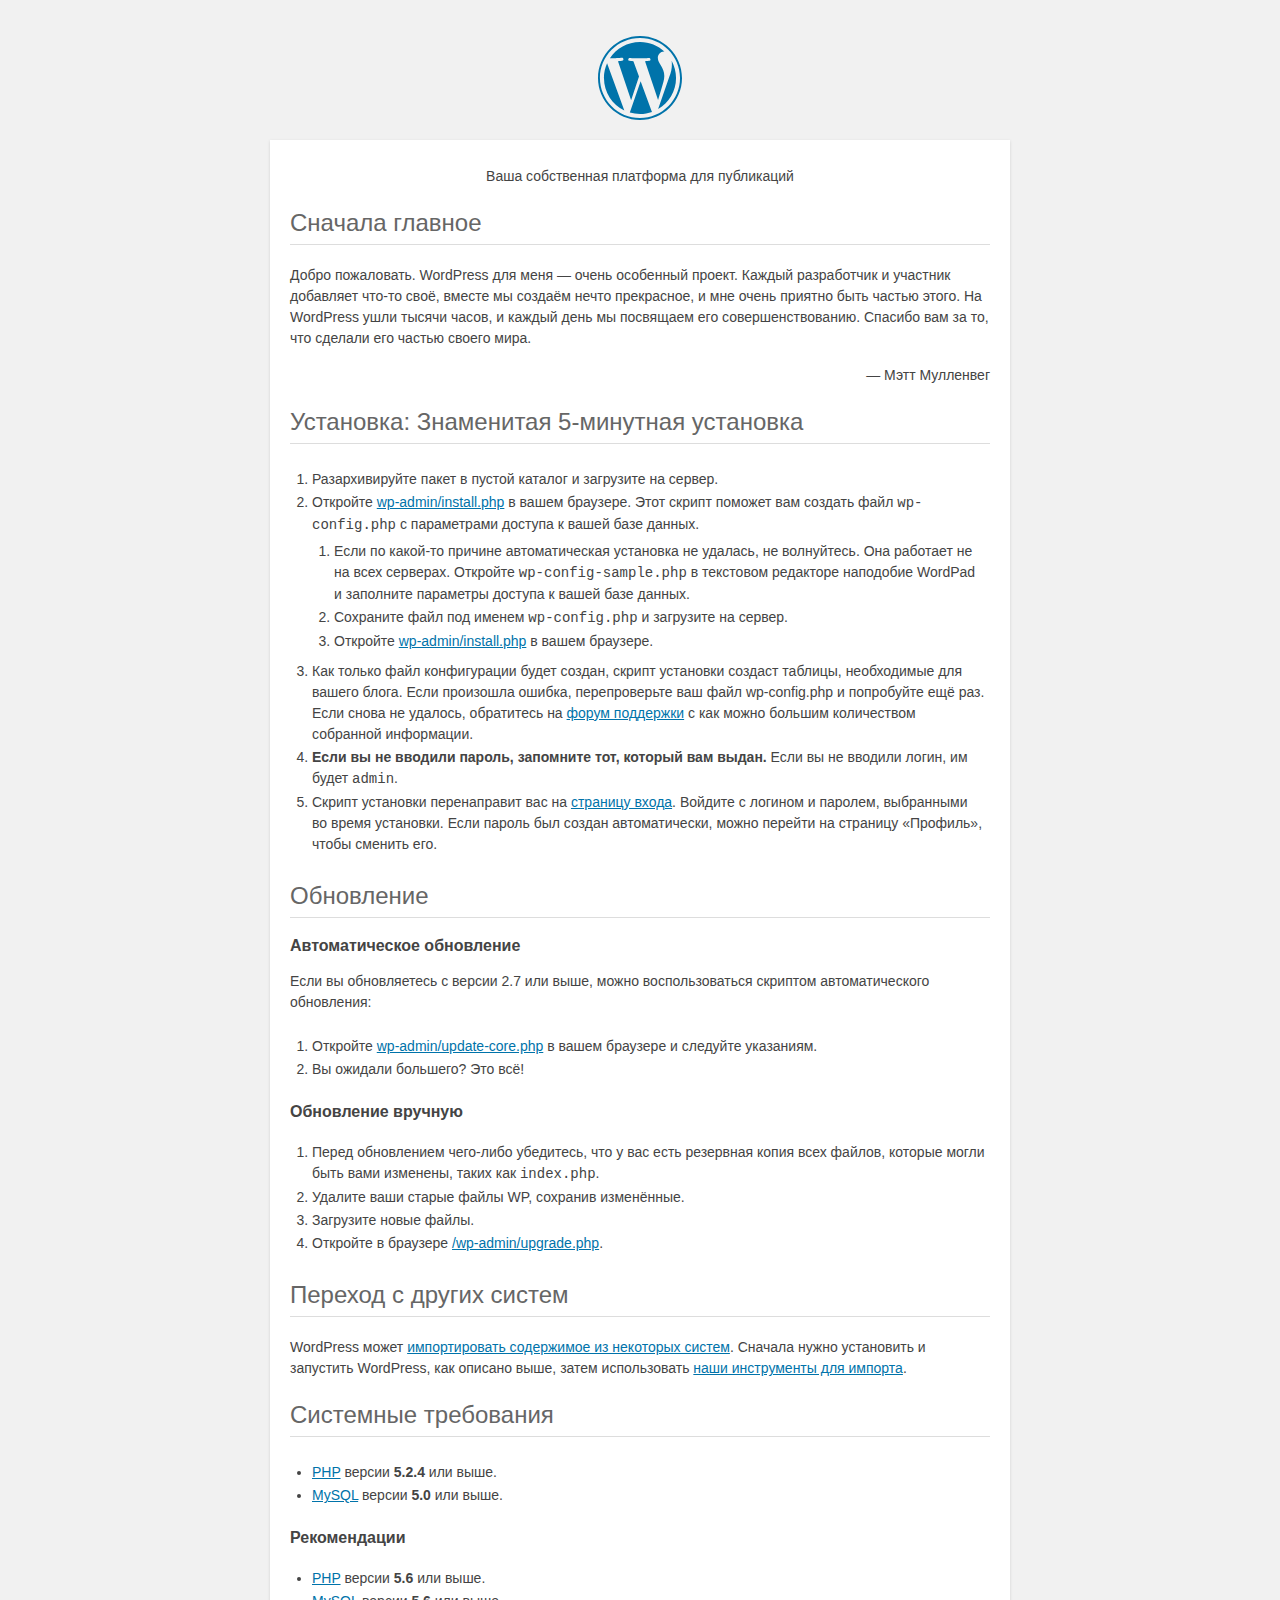
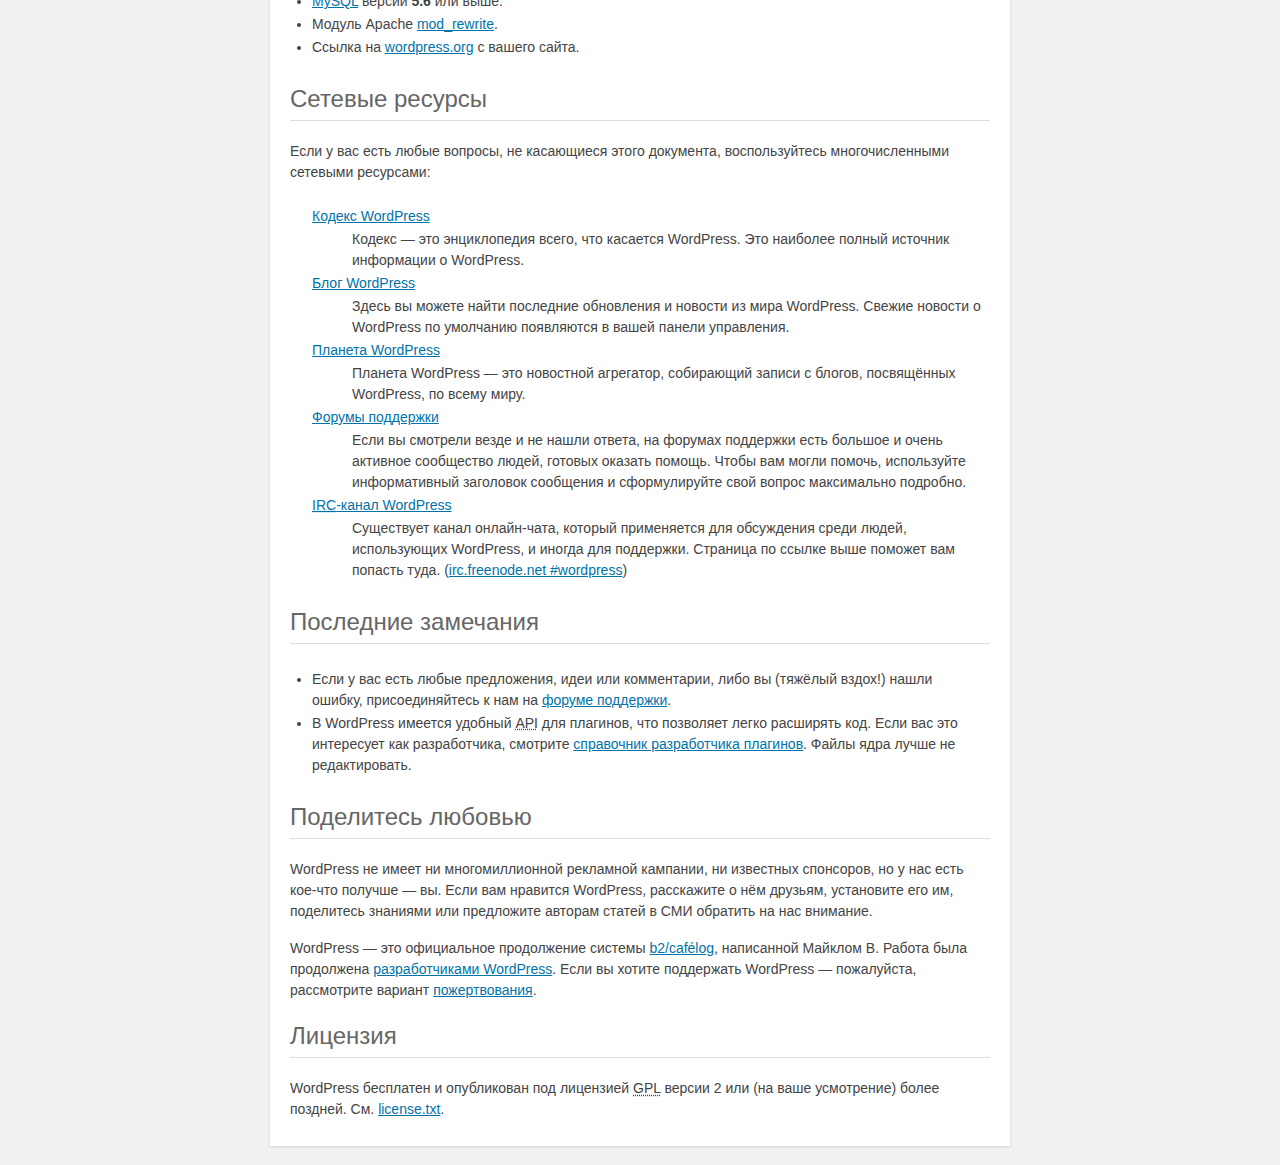
<file: readme.html>
<!DOCTYPE html PUBLIC "-//W3C//DTD XHTML 1.0 Strict//EN" "http://www.w3.org/TR/xhtml1/DTD/xhtml1-strict.dtd">
<html xmlns="http://www.w3.org/1999/xhtml">
<head>
	<meta name="viewport" content="width=device-width" />
	<meta http-equiv="Content-Type" content="text/html; charset=utf-8" />
	<title>WordPress &#8250; ReadMe</title>
	<link rel="stylesheet" href="wp-admin/css/install.css?ver=20100228" type="text/css" />
</head>
<body>
<h1 id="logo">
	<a href="https://wordpress.org/"><img alt="WordPress" src="wp-admin/images/wordpress-logo.png" /></a>
</h1>
<p style="text-align: center">Ваша собственная платформа для публикаций</p>

<h2>Сначала главное</h2>
<p>Добро пожаловать. WordPress для меня &#8212; очень особенный проект. Каждый разработчик и участник добавляет что-то своё, вместе мы создаём нечто прекрасное, и мне очень приятно быть частью этого. На WordPress ушли тысячи часов, и каждый день мы посвящаем его совершенствованию. Спасибо вам за то, что сделали его частью своего мира.</p>
<p style="text-align: right">&#8212; Мэтт Мулленвег</p>

<h2>Установка: Знаменитая 5-минутная установка</h2>
<ol>
	<li>Разархивируйте пакет в пустой каталог и загрузите на сервер.</li>
	<li>Откройте <span class="file"><a href="wp-admin/install.php">wp-admin/install.php</a></span> в вашем браузере. Этот скрипт поможет вам создать файл <code>wp-config.php</code> с параметрами доступа к вашей базе данных.
		<ol>
			<li>Если по какой-то причине автоматическая установка не удалась, не волнуйтесь. Она работает не на всех серверах. Откройте <code>wp-config-sample.php</code> в текстовом редакторе наподобие WordPad и заполните параметры доступа к вашей базе данных.</li>
			<li>Сохраните файл под именем <code>wp-config.php</code> и загрузите на сервер.</li>
			<li>Откройте <span class="file"><a href="wp-admin/install.php">wp-admin/install.php</a></span> в вашем браузере.</li>
		</ol>
	</li>
	<li>Как только файл конфигурации будет создан, скрипт установки создаст таблицы, необходимые для вашего блога. Если произошла ошибка, перепроверьте ваш файл <span class="file">wp-config.php</span> и попробуйте ещё раз. Если снова не удалось, обратитесь на <a href="https://ru.forums.wordpress.org/">форум поддержки</a> с как можно большим количеством собранной информации.</li>
	<li><strong>Если вы не вводили пароль, запомните тот, который вам выдан.</strong> Если вы не вводили логин, им будет <code>admin</code>.</li>
	<li> Скрипт установки перенаправит вас на <a href="wp-login.php">страницу входа</a>. Войдите с логином и паролем, выбранными во время установки. Если пароль был создан автоматически, можно перейти на страницу &laquo;Профиль&raquo;, чтобы сменить его.</li>
</ol>

<h2>Обновление</h2>
<h3>Автоматическое обновление</h3>
<p>Если вы обновляетесь с версии 2.7 или выше, можно воспользоваться скриптом автоматического обновления:</p>
<ol>
	<li>Откройте <span class="file"><a href="wp-admin/update-core.php">wp-admin/update-core.php</a></span> в вашем браузере и следуйте указаниям.</li>
	<li>Вы ожидали большего? Это всё!</li>
</ol>

<h3>Обновление вручную</h3>
<ol>
	<li>Перед обновлением чего-либо убедитесь, что у вас есть резервная копия всех файлов, которые могли быть вами изменены, таких как <code>index.php</code>.</li>
	<li>Удалите ваши старые файлы WP, сохранив изменённые.</li>
	<li>Загрузите новые файлы.</li>
	<li>Откройте в браузере <span class="file"><a href="wp-admin/upgrade.php">/wp-admin/upgrade.php</a>.</span></li>
</ol>

<h2>Переход с других систем</h2>
<p>WordPress может <a href="https://codex.wordpress.org/Importing_Content">импортировать содержимое из некоторых систем</a>. Сначала нужно установить и запустить WordPress, как описано выше, затем использовать <a href="wp-admin/import.php" title="Импорт в WordPress">наши инструменты для импорта</a>.</p>

<h2>Системные требования</h2>
<ul>
	<li><a href="https://secure.php.net/">PHP</a> версии <strong>5.2.4</strong> или выше.</li>
	<li><a href="https://www.mysql.com/">MySQL</a> версии <strong>5.0</strong> или выше.</li>
</ul>

<h3>Рекомендации</h3>
<ul>
	<li><a href="https://secure.php.net/">PHP</a> версии <strong>5.6</strong> или выше.</li>
	<li><a href="https://www.mysql.com/">MySQL</a> версии <strong>5.6</strong> или выше.</li>
	<li>Модуль Apache <a href="https://httpd.apache.org/docs/2.2/mod/mod_rewrite.html">mod_rewrite</a>.</li>
	<li>Ссылка на <a href="https://wordpress.org/">wordpress.org</a> c вашего сайта.</li>
</ul>

<h2>Сетевые ресурсы</h2>
<p>Если у вас есть любые вопросы, не касающиеся этого документа, воспользуйтесь многочисленными сетевыми ресурсами:</p>
<dl>
	<dt><a href="https://codex.wordpress.org/Заглавная_страница">Кодекс WordPress</a></dt>
		<dd>Кодекс &#8212; это энциклопедия всего, что касается WordPress. Это наиболее полный источник информации о WordPress.</dd>
	<dt><a href="https://wordpress.org/news/">Блог WordPress</a></dt>
		<dd>Здесь вы можете найти последние обновления и новости из мира WordPress. Свежие новости о WordPress по умолчанию появляются в вашей панели управления.</dd>
	<dt><a href="https://planet.wordpress.org/">Планета WordPress </a></dt>
		<dd>Планета WordPress &#8212; это новостной агрегатор, собирающий записи с блогов, посвящённых WordPress, по всему миру.</dd>
	<dt><a href="https://ru.forums.wordpress.org/">Форумы поддержки</a></dt>
		<dd>Если вы смотрели везде и не нашли ответа, на форумах поддержки есть большое и очень активное сообщество людей, готовых оказать помощь. Чтобы вам могли помочь, используйте информативный заголовок сообщения и сформулируйте свой вопрос максимально подробно.</dd>
	<dt><a href="https://codex.wordpress.org/IRC"><abbr title="Internet Relay Chat">IRC</abbr>-канал WordPress</a></dt>
		<dd>Существует канал онлайн-чата, который применяется для обсуждения среди людей, использующих WordPress, и иногда для поддержки. Страница по ссылке выше поможет вам попасть туда. (<a href="irc://irc.freenode.net/wordpress">irc.freenode.net #wordpress</a>)</dd>
</dl>

<h2>Последние замечания</h2>
<ul>
	<li>Если у вас есть любые предложения, идеи или комментарии, либо вы (тяжёлый вздох!) нашли ошибку, присоединяйтесь к нам на <a href="https://ru.forums.wordpress.org/">форуме поддержки</a>.</li>
	<li>В WordPress имеется удобный <abbr title="application programming interface">API</abbr> для плагинов, что позволяет легко расширять код. Если вас это интересует как разработчика, смотрите <a href="https://developer.wordpress.org/plugins/">справочник разработчика плагинов</a>. Файлы ядра лучше не редактировать.</li>
</ul>

<h2>Поделитесь любовью</h2>
<p>WordPress не имеет ни многомиллионной рекламной кампании, ни известных спонсоров, но у нас есть кое-что получше &#8212; вы. Если вам нравится WordPress, расскажите о нём друзьям, установите его им, поделитесь знаниями или предложите авторам статей в СМИ обратить на нас внимание.</p>

<p>WordPress &#8212; это официальное продолжение системы <a href="http://cafelog.com/">b2/caf&#233;log</a>, написанной Майклом В. Работа была продолжена <a href="https://wordpress.org/about/">разработчиками WordPress</a>. Если вы хотите поддержать WordPress &#8212; пожалуйста, рассмотрите вариант <a href="https://wordpress.org/donate/" title="Пожертвования для WordPress">пожертвования</a>.</p>

<h2>Лицензия</h2>
<p>WordPress бесплатен и опубликован под лицензией <abbr title="GNU General Public License">GPL</abbr> версии 2 или (на ваше усмотрение) более поздней. См. <a href="license.txt">license.txt</a>.</p>

</body>
</html>
</file>
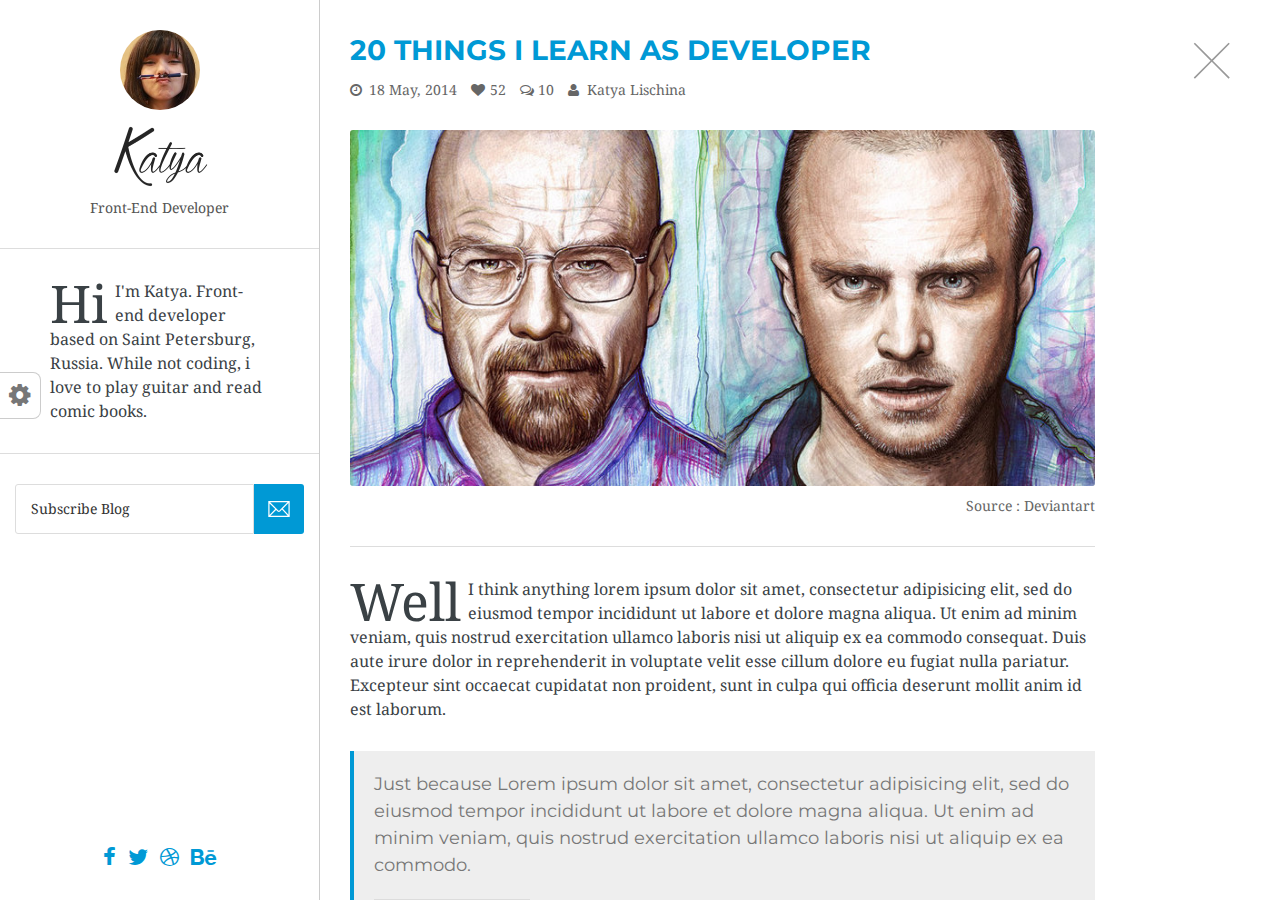
<file: wp-content/themes/portfolio/assets/blog-post.html>
<!DOCTYPE html>
<html>
<head>
	<title>Katya - Blog Post</title>
	<meta charset="utf-8">
    <meta name="description" content="Responsive Creative CV Template">
    <meta name="author" content="balapa">
    <meta name="viewport" content="width=device-width, initial-scale=1">

	<!-- Colors -->
	<link rel="stylesheet" href="css/colors/blue.css" title="blue">
	<link rel="alternate stylesheet" href="css/colors/green.css" title="green">
    <link rel="alternate stylesheet" href="css/colors/purple.css" title="purple">
    <link rel="alternate stylesheet" href="css/colors/gold.css" title="gold">
    <link rel="alternate stylesheet" href="css/colors/red.css" title="red">
    <link rel="alternate stylesheet" href="css/colors/pink.css" title="pink">

    <!-- CSS Files -->
    <link rel="stylesheet" href="css/preloader.css">
	<link rel="stylesheet" href="css/style.css">
	<link rel="stylesheet" href="css/bootstrap.css">
	<link rel="stylesheet" href="css/animate.css">
	<link rel="stylesheet" href="css/font-awesome.css">
	<link rel="stylesheet" href="css/switcher.css">

	<!-- Google Font link -->
	<link href='http://fonts.googleapis.com/css?family=Droid+Serif:400,700' rel='stylesheet' type='text/css'>
	<link href='http://fonts.googleapis.com/css?family=Montserrat:400,700' rel='stylesheet' type='text/css'>

	<!-- Favicon -->
    <link rel="icon" type="image/png" href="img/katya-favicon.png">	
</head>
<body>

	<!-- begin .preloader -->
    <div class="preloader">
    	<div class="spinner"></div>
    </div>
    <div class="preloader-left"></div>
    <div class="preloader-right"></div>
    <!-- end preloader -->

	<!-- begin #main-container -->
	<div id="main-container">
		<!-- begin #profile -->
		<div id="profile" class="profile-blog">
			<div id="top-profile" class="expand add-expand">
				<h1>Profile</h1>
				<div class="icon icon-left fa fa-user"></div>
			</div>
				<a href="#top-profile" class="close-icon expand-profile"></a>
				<div class="summary">
					<img class="big-image" src="img/profile-picture.jpg" alt="Profile Picture">
					<a href="index-2.html">
						<img class="logo" src="img/katya-logo.png" alt="Katya Logo">
					</a>
					<div class="occupation">Front-End Developer, Web Designer, Illustrator</div>
				</div>
				<p class="hi">
					<span class="dropcap">Hi</span>
					<span class="detail">
						I'm Katya. Front-end developer based on Saint Petersburg, Russia.
						While not coding, i love to play guitar and read comic books.
					</span>
				</p>
				<div class="button">
					<form id="subscribe" role="form" class="row" action="http://balapa.us8.list-manage.com/subscribe/post-json?u=074a5f521f440ccfa7bacb4e3&amp;id=9b0f7328d6&amp;c=?" method="POST">
						<input type="email" name="EMAIL" placeholder="Subscribe Blog">
						<input class="subcribe-submit" type="submit" value="">
					</form>
					<div class="subscribe-notification"></div>
				</div>
				<div class="social-container">
					<ul class="social">
						<li><a href="#" class="fa fa-facebook"></a></li>
						<li><a href="#" class="fa fa-twitter"></a></li>
						<li><a href="#" class="fa fa-dribbble"></a></li>
						<li><a href="#" class="fa fa-behance"></a></li>
					</ul>
				</div>
		</div>
		<!-- end #profile -->

		<!-- begin #blog-post -->
		<div id="blog-post">
			<div class="main-content">
				<a href="index-2.html" class="close-icon expand"></a>
				<div class="row">
					<div class="col-md-10">
						<h1 class="title">20 things i learn as developer</h1>
						<div class="blog-details">
							<span class="fa fa-clock-o"></span>
							<span class="detail">18 May, 2014</span>
							<span class="fa fa-heart"></span>
							<span class="detail">52</span>
							<span class="fa fa-comments-o"></span>
							<span class="detail">10</span>
							<span class="fa fa-user"></span>
							<span class="detail">Katya Lischina</span>
						</div>
						<img class="blog-img" src="img/blog/blog-post.jpg" alt="Blog Image">
						<div class="blog-source">
							<div>Source : Deviantart</div>
						</div>
						<div class="blog-content">
							<div class="dropcap">Well</div>
							<div class="detail">
								I think anything lorem ipsum dolor sit amet, consectetur adipisicing elit, sed do eiusmod
								tempor incididunt ut labore et dolore magna aliqua. Ut enim ad minim veniam,
								quis nostrud exercitation ullamco laboris nisi ut aliquip ex ea commodo
								consequat. Duis aute irure dolor in reprehenderit in voluptate velit esse
								cillum dolore eu fugiat nulla pariatur. Excepteur sint occaecat cupidatat non
								proident, sunt in culpa qui officia deserunt mollit anim id est laborum.
							</div>
						</div>
						<div class="quotes">
							Just because Lorem ipsum dolor sit amet, consectetur adipisicing elit, sed do eiusmod
							tempor incididunt ut labore et dolore magna aliqua. Ut enim ad minim veniam,
							quis nostrud exercitation ullamco laboris nisi ut aliquip ex ea commodo.
							<div class="quoter-container">
								<div class="quoter">Quoter Name</div>
							</div>
						</div>
						<div class="blog-content">
							<div class="detail">
								Based on my research at lorem ipsum dolor sit amet, consectetur adipisicing elit, sed do eiusmod
								tempor incididunt ut labore et dolore magna aliqua. Ut enim ad minim veniam,
								quis nostrud exercitation ullamco laboris nisi ut aliquip ex ea commodo
								consequat.
							</div>
						</div>
						<div class="interaction">
							<div class="like"><span class="fa fa-heart"> </span> Like</div>
							<div class="comment">Comment</div>
						</div>
						<div class="reader-comments">
							<div class="comment-container">
								<img src="img/reader-picture.jpg" alt="Reader Picture">
								<div class="comment-content">
									<h2 class="reader-name">Mad Minami</h2>
									<div class="detail">
										Woah! this articla is pretty lorem ipsum dolor sit amet, consectetur adipisicing elit, sed do eiusmod
										tempor incididunt ut labore et dolore magna aliqua.
									</div>
									<div class="comment-interaction">
										<span>2 hours ago</span>
										<span class="reply">Reply</span>
									</div>
								</div>
							</div>
							<div class="comment-container level-two">
								<img src="img/reader-picture.jpg" alt="Reader Picture">
								<div class="comment-content">
									<h2 class="reader-name">Mad Minami</h2>
									<div class="detail">
										Yeah, i sure that whay you said lorem ipsum dolor sit amet, consectetur adipisicing elit, sed do eiusmod.
									</div>
									<div class="comment-interaction">
										<span>10 hours ago</span>
										<span class="reply">Reply</span>
									</div>
								</div>
							</div>
						</div>
						<form id="comment-form" action="#" method="POST">
							<input type="text" name="name" placeholder="Your Name">
							<textarea name="comment" placeholder="Your Comment"></textarea>
							<input type="submit" value="Comment">
						</form>
					</div>
				</div>
			</div>
		</div>
		<!-- end #blog-post -->

	</div>
	<!-- end #main-container -->

	<!-- begin #switcher -->
    <div id="switcher">
      <div id="gear" class="fa fa-gear"></div>
      <div class="container-setting">
        <p class="setting">Setting</p>
        <p class="switcher-title">Color Scheme</p>
        <div class="container-color-list">
            <ul class="color-list">
                <li rel="blue" class="styleswitch blue"></li>
                <li rel="green" class="styleswitch green"></li>
                <li rel="purple" class="styleswitch purple"></li>
            </ul>
            <ul class="color-list">
                <li rel="gold" class="styleswitch gold"></li>
                <li rel="red" class="styleswitch red"></li>
                <li rel="pink" class="styleswitch pink"></li>
            </ul>
        </div>
        <!--
        <p class="title">Background Type</p>
        <ul class="layout-list">
            <li><a href="../slideshow">Slideshow</a></li>
            <li><a href="../youtube">Youtube</a></li>
            <li><a href="../gradient">Gradient</a></li>
            <li><a href="../pattern">Pattern</a></li>
            <li><a href="../particle">Particle</a></li>
        </ul>
      	-->
      </div>
    </div>
    <!-- end #switcher -->

	<!-- JavaScript Files -->
	<script src="js/jquery.min.js"></script>
	<script src="js/prefixfree.min.js"></script>
	<script src="js/switcher.js"></script>
	<script src="js/vendor/jquery.validate.min.js"></script>
	<script src="js/vendor/fastclick.js"></script> 
	<script src="js/vendor/morphext.min.js"></script>
	<script src="js/smoothScrolls.js"></script>
	<script src="js/blog-post.js"></script>
</body>
</html>
</file>
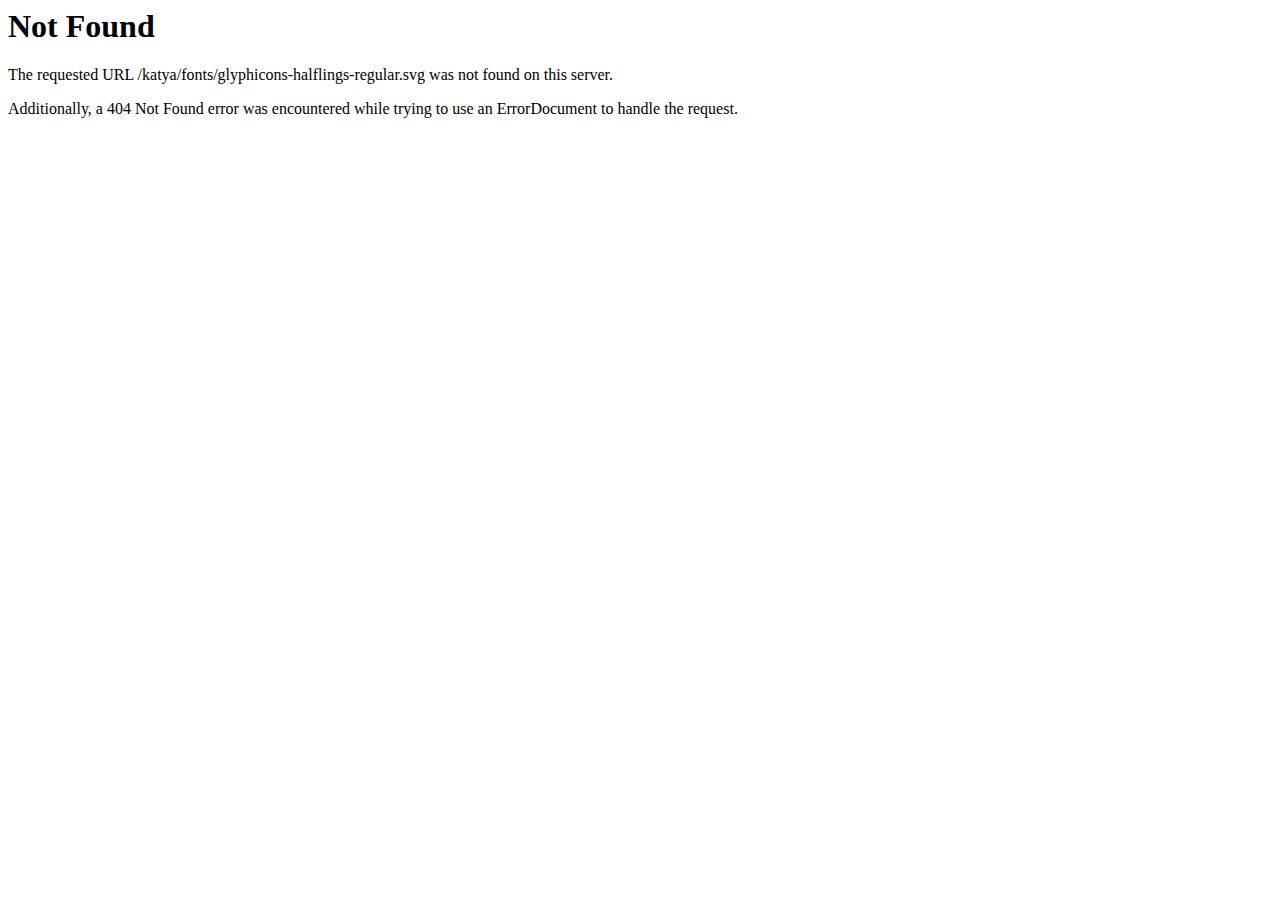
<file: wp-content/themes/portfolio/assets/fonts/glyphicons-halflings-regular.html>
<!DOCTYPE HTML PUBLIC "-//IETF//DTD HTML 2.0//EN">
<html><head>
<title>404 Not Found</title>
</head><body>
<h1>Not Found</h1>
<p>The requested URL /katya/fonts/glyphicons-halflings-regular.svg was not found on this server.</p>
<p>Additionally, a 404 Not Found
error was encountered while trying to use an ErrorDocument to handle the request.</p>
</body></html>
</file>
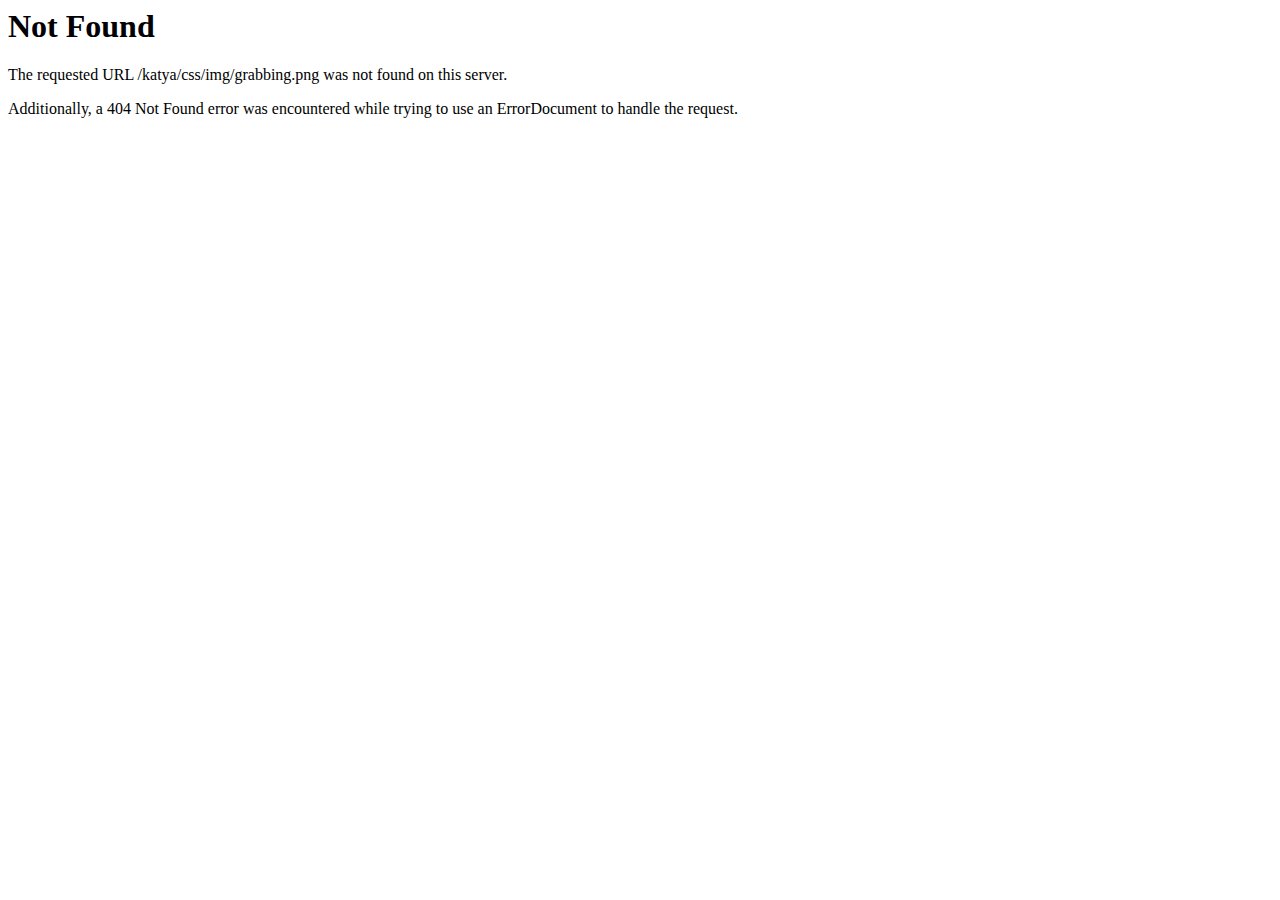
<file: wp-content/themes/portfolio/assets/css/img/grabbing.html>
<!DOCTYPE HTML PUBLIC "-//IETF//DTD HTML 2.0//EN">
<html><head>
<title>404 Not Found</title>
</head><body>
<h1>Not Found</h1>
<p>The requested URL /katya/css/img/grabbing.png was not found on this server.</p>
<p>Additionally, a 404 Not Found
error was encountered while trying to use an ErrorDocument to handle the request.</p>
</body></html>
</file>
<file: wp-admin/css/install.css>
html {
	background: #f1f1f1;
	margin: 0 20px;
}

body {
	background: #fff;
	color: #444;
	font-family: -apple-system, BlinkMacSystemFont, "Segoe UI", Roboto, Oxygen-Sans, Ubuntu, Cantarell, "Helvetica Neue", sans-serif;
	margin: 140px auto 25px;
	padding: 20px 20px 10px 20px;
	max-width: 700px;
	-webkit-font-smoothing: subpixel-antialiased;
	box-shadow: 0 1px 3px rgba(0,0,0,0.13);
}

a {
	color: #0073aa;
}

a:hover,
a:active {
	color: #00a0d2;
}

a:focus {
	color: #124964;
	box-shadow:
		0 0 0 1px #5b9dd9,
		0 0 2px 1px rgba(30, 140, 190, .8);
}

.ie8 a:focus {
	outline: #5b9dd9 solid 1px;
}

h1, h2 {
	border-bottom: 1px solid #ddd;
	clear: both;
	color: #666;
	font-size: 24px;
	padding: 0;
	padding-bottom: 7px;
	font-weight: 400;
}

h3 {
	font-size: 16px;
}

p, li, dd, dt {
	padding-bottom: 2px;
	font-size: 14px;
	line-height: 1.5;
}

code, .code {
	font-family: Consolas, Monaco, monospace;
}

ul, ol, dl {
	padding: 5px 5px 5px 22px;
}

a img {
	border:0
}
abbr {
	border: 0;
	font-variant: normal;
}

fieldset {
	border: 0;
	padding: 0;
	margin: 0;
}

label {
	cursor: pointer;
}

#logo {
	margin: 6px 0 14px 0;
	padding: 0 0 7px 0;
	border-bottom: none;
	text-align:center
}
#logo a {
	background-image: url(../images/w-logo-blue.png?ver=20131202);
	background-image: none, url(../images/wordpress-logo.svg?ver=20131107);
	background-size: 84px;
	background-position: center top;
	background-repeat: no-repeat;
	color: #444; /* same as login.css */
	height: 84px;
	font-size: 20px;
	font-weight: 400;
	line-height: 1.3em;
	margin: -130px auto 25px;
	padding: 0;
	text-decoration: none;
	width: 84px;
	text-indent: -9999px;
	outline: none;
	overflow: hidden;
	display: block;
}

#logo a:focus {
	box-shadow: none;
}

.step {
	margin: 20px 0 15px;
}
.step, th {
	text-align: left;
	padding: 0;
}
.language-chooser.wp-core-ui .step .button.button-large {
	height: 36px;
	font-size: 14px;
	line-height: 33px;
	vertical-align: middle;
}
textarea {
	border: 1px solid #ddd;
	font-family: -apple-system, BlinkMacSystemFont, "Segoe UI", Roboto, Oxygen-Sans, Ubuntu, Cantarell, "Helvetica Neue", sans-serif;
	width: 100%;
	box-sizing: border-box;
}

.form-table {
	border-collapse: collapse;
	margin-top: 1em;
	width: 100%;
}

.form-table td {
	margin-bottom: 9px;
	padding: 10px 20px 10px 0;
	font-size: 14px;
	vertical-align: top
}

.form-table th {
	font-size: 14px;
	text-align: left;
	padding: 10px 20px 10px 0;
	width: 140px;
	vertical-align: top;
}

.form-table code {
	line-height: 18px;
	font-size: 14px;
}

.form-table p {
	margin: 4px 0 0 0;
	font-size: 11px;
}

.form-table input {
	line-height: 20px;
	font-size: 15px;
	padding: 3px 5px;
	border: 1px solid #ddd;
	box-shadow: inset 0 1px 2px rgba(0,0,0,0.07);
}

input,
submit {
	font-family: -apple-system, BlinkMacSystemFont, "Segoe UI", Roboto, Oxygen-Sans, Ubuntu, Cantarell, "Helvetica Neue", sans-serif;
}

.form-table input[type=text],
.form-table input[type=email],
.form-table input[type=url],
.form-table input[type=password] {
	width: 206px;
}

.form-table th p {
	font-weight: 400;
}

.form-table.install-success th,
.form-table.install-success td {
	vertical-align: middle;
	padding: 16px 20px 16px 0;
}

.form-table.install-success td p {
	margin: 0;
	font-size: 14px;
}

.form-table.install-success td code {
	margin: 0;
	font-size: 18px;
}

#error-page {
	margin-top: 50px;
}

#error-page p {
	font-size: 14px;
	line-height: 18px;
	margin: 25px 0 20px;
}

#error-page code, .code {
	font-family: Consolas, Monaco, monospace;
}

.wp-hide-pw > .dashicons {
	line-height: inherit;
}

#pass-strength-result {
	background-color: #eee;
	border: 1px solid #ddd;
	color: #23282d;
	margin: -2px 5px 5px 0px;
	padding: 3px 5px;
	text-align: center;
	width: 218px;
	box-sizing: border-box;
	opacity: 0;
}

#pass-strength-result.short {
	background-color: #f1adad;
	border-color: #e35b5b;
	opacity: 1;
}

#pass-strength-result.bad {
	background-color: #fbc5a9;
	border-color: #f78b53;
	opacity: 1;
}

#pass-strength-result.good {
	background-color: #ffe399;
	border-color: #ffc733;
	opacity: 1;
}

#pass-strength-result.strong {
	background-color: #c1e1b9;
	border-color: #83c373;
	opacity: 1;
}

#pass1.short, #pass1-text.short {
	border-color: #e35b5b;
}

#pass1.bad, #pass1-text.bad {
	border-color: #f78b53;
}

#pass1.good, #pass1-text.good {
	border-color: #ffc733;
}

#pass1.strong, #pass1-text.strong {
	border-color: #83c373;
}

.pw-weak {
	display: none;
}

.message {
	border-left: 4px solid #dc3232;
	padding: .7em .6em;
	background-color: #fbeaea;
}

/* rtl:ignore */
#dbname,
#uname,
#pwd,
#dbhost,
#prefix,
#user_login,
#admin_email,
#pass1,
#pass2 {
	direction: ltr;
}

#pass1-text,
.show-password #pass1 {
	display: none;
}

.show-password #pass1-text
{
	display: inline-block;
}

.form-table span.description.important {
	font-size: 12px;
}


/* localization */
body.rtl,
.rtl textarea,
.rtl input,
.rtl submit {
	font-family: Tahoma, sans-serif;
}

:lang(he-il) body.rtl,
:lang(he-il) .rtl textarea,
:lang(he-il) .rtl input,
:lang(he-il) .rtl submit {
	font-family: Arial, sans-serif;
}

@media only screen and (max-width: 799px) {
	body {
		margin-top: 115px;
	}
	#logo a {
		margin: -125px auto 30px;
	}
}

@media screen and ( max-width: 782px ) {

	.form-table {
		margin-top: 0;
	}

	.form-table th,
	.form-table td {
		display: block;
		width: auto;
		vertical-align: middle;
	}

	.form-table th {
		padding: 20px 0 0;
	}

	.form-table td {
		padding: 5px 0;
		border: 0;
		margin: 0;
	}

	textarea,
	input {
		font-size: 16px;
	}

	.form-table td input[type="text"],
	.form-table td input[type="email"],
	.form-table td input[type="url"],
	.form-table td input[type="password"],
	.form-table td select,
	.form-table td textarea,
	.form-table span.description {
		width: 100%;
		font-size: 16px;
		line-height: 1.5;
		padding: 7px 10px;
		display: block;
		max-width: none;
		box-sizing: border-box;
	}

}

body.language-chooser {
	max-width: 300px;
}

.language-chooser select {
	padding: 8px;
	width: 100%;
	display: block;
	border: 1px solid #ddd;
	background-color: #fff;
	color: #32373c;
	font-size: 16px;
	font-family: Arial, sans-serif;
	font-weight: 400;
}

.language-chooser p {
	text-align: right;
}

.screen-reader-input,
.screen-reader-text {
	border: 0;
	clip: rect(1px, 1px, 1px, 1px);
	-webkit-clip-path: inset(50%);
	clip-path: inset(50%);
	height: 1px;
	margin: -1px;
	overflow: hidden;
	padding: 0;
	position: absolute;
	width: 1px;
	word-wrap: normal !important;
}

.spinner {
	background: url(../images/spinner.gif) no-repeat;
	background-size: 20px 20px;
	visibility: hidden;
	opacity: 0.7;
	filter: alpha(opacity=70);
	width: 20px;
	height: 20px;
	margin: 2px 5px 0;
}

.step .spinner {
	display: inline-block;
	vertical-align: middle;
	margin-right: 15px;
}

.button.hide-if-no-js,
.hide-if-no-js {
	display: none;
}

/**
 * HiDPI Displays
 */
@media print,
  (-webkit-min-device-pixel-ratio: 1.25),
  (min-resolution: 120dpi) {

	.spinner {
		background-image: url(../images/spinner-2x.gif);
	}

}
</file>
<file: wp-content/themes/portfolio/assets/css/colors/blue.css>
#features,
.download:hover,
.briefcase,
.skill-bar,
#filter li a.active,
.owl-theme .owl-controls .owl-page.active span,
.owl-theme .owl-controls.clickable .owl-page:hover span,
#contact input[type="submit"]:hover,
#comment-form input[type="submit"]:hover,
#cd-zoom-in, 
#cd-zoom-out,
#cd-google-map address,
.spinner,
.btn:hover {
	background: #0099d5;
}

.title,
.social li a,
.job-title span,
.list .icon,
.interact a,
.subscribe-notification,
.rating {
	color: #0099d5;
}

.download:hover,
#contact input[type="text"]:focus,
#contact input[type="email"]:focus,
#contact textarea:focus,
#subscribe input[type="email"]:focus,
#comment-form input[type="text"]:focus,
#comment-form textarea:focus {
	border-color: #0099d5;
}

.words:before {
	border-bottom: 12px solid #0099d5;
}

#subscribe input[type="submit"],
.words,
.sending {
	background-color: #0099d5 !important;
}

.path {
	stroke: #0099d5 !important;
}

.quotes {
	border-left: 4px solid #0099d5;
}

.like-it,
.reply {
	color: #0099d5 !important;
}
</file>
<file: wp-content/themes/portfolio/assets/css/colors/green.css>
#features,
.download:hover,
.briefcase,
.skill-bar,
#filter li a.active,
.owl-theme .owl-controls .owl-page.active span,
.owl-theme .owl-controls.clickable .owl-page:hover span,
#contact input[type="submit"]:hover,
#comment-form input[type="submit"]:hover,
#cd-zoom-in, 
#cd-zoom-out,
#cd-google-map address,
.spinner,
.btn:hover {
	background: #3ac162;
}

.title,
.social li a,
.job-title span,
.list .icon,
.interact a,
.subscribe-notification,
.rating {
	color: #3ac162;
}

.download:hover,
#contact input[type="text"]:focus,
#contact input[type="email"]:focus,
#contact textarea:focus,
#subscribe input[type="email"]:focus,
#comment-form input[type="text"]:focus,
#comment-form textarea:focus {
	border-color: #3ac162;
}

.words:before {
	border-bottom: 12px solid #3ac162;
}

#subscribe input[type="submit"],
.words,
.sending {
	background-color: #3ac162 !important;
}

.path {
	stroke: #3ac162 !important;
}

.quotes {
	border-left: 4px solid #3ac162;
}

.like-it,
.reply {
	color: #3ac162 !important;
}
</file>
<file: wp-content/themes/portfolio/assets/css/colors/purple.css>
#features,
.download:hover,
.briefcase,
.skill-bar,
#filter li a.active,
.owl-theme .owl-controls .owl-page.active span,
.owl-theme .owl-controls.clickable .owl-page:hover span,
#contact input[type="submit"]:hover,
#comment-form input[type="submit"]:hover,
#cd-zoom-in, 
#cd-zoom-out,
#cd-google-map address,
.spinner,
.btn:hover {
	background: #a479e2;
}

.title,
.social li a,
.job-title span,
.list .icon,
.interact a,
.subscribe-notification,
.rating {
	color: #a479e2;
}

.download:hover,
#contact input[type="text"]:focus,
#contact input[type="email"]:focus,
#contact textarea:focus,
#subscribe input[type="email"]:focus,
#comment-form input[type="text"]:focus,
#comment-form textarea:focus {
	border-color: #a479e2;
}

.words:before {
	border-bottom: 12px solid #a479e2;
}

#subscribe input[type="submit"],
.words,
.sending {
	background-color: #a479e2 !important;
}

.path {
	stroke: #a479e2 !important;
}

.quotes {
	border-left: 4px solid #a479e2;
}

.like-it,
.reply {
	color: #a479e2 !important;
}
</file>
<file: wp-content/themes/portfolio/assets/css/colors/gold.css>
#features,
.download:hover,
.briefcase,
.skill-bar,
#filter li a.active,
.owl-theme .owl-controls .owl-page.active span,
.owl-theme .owl-controls.clickable .owl-page:hover span,
#contact input[type="submit"]:hover,
#comment-form input[type="submit"]:hover,
#cd-zoom-in, 
#cd-zoom-out,
#cd-google-map address,
.spinner,
.btn:hover {
	background: #e9b330;
}

.title,
.social li a,
.job-title span,
.list .icon,
.interact a,
.subscribe-notification,
.rating {
	color: #e9b330;
}

.download:hover,
#contact input[type="text"]:focus,
#contact input[type="email"]:focus,
#contact textarea:focus,
#subscribe input[type="email"]:focus,
#comment-form input[type="text"]:focus,
#comment-form textarea:focus {
	border-color: #e9b330;
}

.words:before {
	border-bottom: 12px solid #e9b330;
}

#subscribe input[type="submit"],
.words,
.sending {
	background-color: #e9b330 !important;
}

.path {
	stroke: #e9b330 !important;
}

.quotes {
	border-left: 4px solid #e9b330;
}

.like-it,
.reply {
	color: #e9b330 !important;
}
</file>
<file: wp-content/themes/portfolio/assets/css/colors/red.css>
#features,
.download:hover,
.briefcase,
.skill-bar,
#filter li a.active,
.owl-theme .owl-controls .owl-page.active span,
.owl-theme .owl-controls.clickable .owl-page:hover span,
#contact input[type="submit"]:hover,
#comment-form input[type="submit"]:hover,
#cd-zoom-in, 
#cd-zoom-out,
#cd-google-map address,
.spinner,
.btn:hover {
	background: #e74c3c;
}

.title,
.social li a,
.job-title span,
.list .icon,
.interact a,
.subscribe-notification,
.rating {
	color: #e74c3c;
}

.download:hover,
#contact input[type="text"]:focus,
#contact input[type="email"]:focus,
#contact textarea:focus,
#subscribe input[type="email"]:focus,
#comment-form input[type="text"]:focus,
#comment-form textarea:focus {
	border-color: #e74c3c;
}

.words:before {
	border-bottom: 12px solid #e74c3c;
}

#subscribe input[type="submit"],
.words,
.sending {
	background-color: #e74c3c !important;
}

.path {
	stroke: #e74c3c !important;
}

.quotes {
	border-left: 4px solid #e74c3c;
}

.like-it,
.reply {
	color: #e74c3c !important;
}
</file>
<file: wp-content/themes/portfolio/assets/css/colors/pink.css>
#features,
.download:hover,
.briefcase,
.skill-bar,
#filter li a.active,
.owl-theme .owl-controls .owl-page.active span,
.owl-theme .owl-controls.clickable .owl-page:hover span,
#contact input[type="submit"]:hover,
#comment-form input[type="submit"]:hover,
#cd-zoom-in, 
#cd-zoom-out,
#cd-google-map address,
.spinner,
.btn:hover {
	background: #ea4c89;
}

.title,
.social li a,
.job-title span,
.list .icon,
.interact a,
.subscribe-notification,
.rating {
	color: #ea4c89;
}

.download:hover,
#contact input[type="text"]:focus,
#contact input[type="email"]:focus,
#contact textarea:focus,
#subscribe input[type="email"]:focus,
#comment-form input[type="text"]:focus,
#comment-form textarea:focus {
	border-color: #ea4c89;
}

.words:before {
	border-bottom: 12px solid #ea4c89;
}

#subscribe input[type="submit"],
.words,
.sending {
	background-color: #ea4c89 !important;
}

.path {
	stroke: #ea4c89 !important;
}

.quotes {
	border-left: 4px solid #ea4c89;
}

.like-it,
.reply {
	color: #ea4c89 !important;
}
</file>
<file: wp-content/themes/portfolio/assets/css/preloader.css>
.spinner {
  width: 60px;
  height: 60px;
  border-radius: 3px;
  position: absolute;
  display: inline-block;
  top: 50%;
  left: 50%;
  margin-top: -30px;
  margin-left: -30px;
  -webkit-animation: rotateplane 1.2s infinite ease-in-out;
  animation: rotateplane 1.2s infinite ease-in-out;
}

@-webkit-keyframes rotateplane {
  0% { -webkit-transform: perspective(120px) }
  50% { -webkit-transform: perspective(120px) rotateY(180deg) }
  100% { -webkit-transform: perspective(120px) rotateY(180deg)  rotateX(180deg) }
}

@keyframes rotateplane {
  0% { 
    transform: perspective(120px) rotateX(0deg) rotateY(0deg);
    -webkit-transform: perspective(120px) rotateX(0deg) rotateY(0deg) 
  } 50% { 
    transform: perspective(120px) rotateX(-180.1deg) rotateY(0deg);
    -webkit-transform: perspective(120px) rotateX(-180.1deg) rotateY(0deg) 
  } 100% { 
    transform: perspective(120px) rotateX(-180deg) rotateY(-179.9deg);
    -webkit-transform: perspective(120px) rotateX(-180deg) rotateY(-179.9deg);
  }
}
</file>
<file: wp-content/themes/portfolio/assets/css/style.css>
/*  ==========================================================

[Table of contents]

1. 	basic setting
2.	#main-container
3.	#profile
4.	#features
5.	#resume
6.	#blog
7.	#portfolio
8.	#contact
9.	#blog-post
10.	#portfolio-case
11.	custom
12.	responsive

==========================================================	*/

/*  ----------------------------------------------------------

[1. Basic Setting]
----------------------------------------------------------  */

* {
	margin: 0;
	padding: 0;
}

body {
	position: absolute;
	top: 0;
	left: 0;
	right: 0;
	bottom: 0;
	overflow-y: hidden;
}

.preloader {
	position: fixed;
	left: 0;
	top: 0;
	right: 0;
	bottom: 0;
	width: 100%;
	height: 100%;
	z-index: 9999;
	background: white;
}

.preloader svg {
	position: absolute;
	top: 50%;
	left: 50%;
	margin-top: -32.5px;
	margin-left: -32.5px;
}

.preloader-left {
	position: fixed;
	width: 50%;
	height: 100%;
	background: white;
	z-index: 999;
	transition: .7s .3s transform ease-in-out;
}

.slide-left {
	transform: translate3d(-100%, 0, 0);
	will-change: transform;
}

.preloader-right {
	position: fixed;
	width: 50%;
	right: 0;
	height: 100%;
	background: white;
	z-index: 999;
	transition: .7s .3s transform ease-in-out;
}

.slide-right {
	transform: translate3d(100%, 0, 0);
	will-change: transform;
}

/*  ----------------------------------------------------------
[2. #main-container]
----------------------------------------------------------  */

#main-container {
	width: 100%;
	height: 100%;
}

#main-container > div {
	transition: .3s all ease;
	overflow-y: auto;
}

/*  ----------------------------------------------------------
[3. #profile]
----------------------------------------------------------  */

#profile {
	width: 25%;
	background: white;
	border-right: 1px solid #ccc;
	position: relative;
}

#profile .expand {
	display: none;
}

#profile .summary {
	padding: 30px 0;
	border-bottom: 1px solid #ddd;
}

#profile .big-image {
	width: 80px;
	border-radius: 50%;
	display: block;
	margin: 0 auto 15px;
}

#profile .small-image {
	width: 40px;
	border-radius: 50%;
}

.logo {
	width: 100px;
	display: block;
	margin: 0 auto 10px;
	opacity: .85;
}

.occupation {
	text-align: center;
	font-family: 'Droid Serif', serif;
	color: #555;
}

.morphext > span {
	display: none;
}

.morphext > .animated {
    display: inline-block;
}

.hi {
	padding: 30px 50px;
	border-bottom: 1px solid #ddd;
	font-family: 'Droid Serif', serif;
	color: #3A4145;
	font-size: 1.6rem;
	line-height: 1.5em;
}

.hi .dropcap {
	font-size: 5.2rem;
	float: left;
	line-height: 4.8rem;
	padding-right: 7px;
}

.button {
	margin: 30px;
	text-align: center;
}

.download {
	padding: 15px 25px;
	display: inline-block;
	color: #bbb;
	font-family: 'Montserrat', serif;
	border: 1px solid #bbb;
	transition: .2s all ease;
	border-radius: 3px;
}

.download:hover {
	text-decoration: none;
	color: white;
}

.social-container {
	text-align: center;
	width: 100%;
}

.social {
	list-style: none;
	display: inline-block;
}

.social li {
	display: inline-block;
}

.social li a {
	font-size: 22px;
	margin: 0 4px;
}

.social li a:hover {
	text-decoration: none;
}

/*  ----------------------------------------------------------
[4. #features]
----------------------------------------------------------  */

#portfolio.absolute {
	height: 400% !important;
}

#features > div {
	height: 100%;
	transition: .3s all ease;
	overflow-y: hidden;
	overflow-x: hidden;
	cursor: pointer;
	position: relative;
	box-sizing: border-box;
	width: 32%;
	will-change: width;
}

#features .expand {
	position: absolute;
	top: 0;
	bottom: 0;
	right: 0;
	z-index: 99;
	overflow-y: hidden;
}

#features .add-expand {
	left: 0;
}

.expand h1 {
	font-family: 'Montserrat', serif;
	text-transform: uppercase;
	color: white;
	margin-top: 50px;
	text-align: center;
	overflow-x: hidden;
}

.expand .detail {
	font-family: 'Droid Serif', serif;
	text-align: center;
	color: white;
	position: relative;
	top: -5px;
	opacity: 0;
	transition: .3s all ease;
	overflow-x: hidden;
}

.expand:hover .detail {
	top: 0;
	opacity: 1;
}

.expand .icon {
	position: absolute;
	bottom: 50px;
	font-size: 50px;
	margin-left: -25px;
	color: rgba(255,255,255,.5);
	transition: .2s color ease;
}

.expand:hover .icon {
	color: rgba(255,255,255,1);
}

.main-content {
	opacity: 0;
	position: relative;
	left: -50px;
	transition: .3s 0s all ease;
}

.full .main-content {
	opacity: 1;
	left: 0;
	transition: .3s .3s all ease;
}

.title {
	font-family: 'Montserrat', serif;
	position: relative;
	text-transform: uppercase;
	margin-bottom: 30px;
}

.close-icon {
	display: none;
	position: fixed !important;
	cursor: pointer;
	transition: .2s all ease;
	height: 60px;
	width: 60px;
	right: 38px !important;
	top: 30px !important;
	background: url("../img/close.svg") no-repeat rgba(255,255,255,.5);
	opacity: .4;
	z-index: 999;
}

.close-icon:hover {
	opacity: .6;
}

.full .close-icon,
.full-blog .close-icon,
.full-portfolio .close-icon,
#profile .full-height .close-icon {
	display: block !important;
}

/*  ----------------------------------------------------------
[5. #resume]
----------------------------------------------------------  */

#resume {
	background: rgba(255,255,255,.1);
}

#timeline {
	width: 100%;
	position: relative;
	margin-bottom: 40px;
}

#timeline:before {
	content: "";
	height: 100%;
	width: 3px;
	background: #dfdfdf;
	position: absolute;
	left: 23px;
	top: 0;
	bottom: 0;
	z-index: 98;
}

#timeline > div {
	margin-bottom: 35px;
}

#timeline > div:last-child {
	margin-bottom: 0 !important;
}

#resume .col-md-6 > .title {
	margin-bottom: 20px !important;
}

.briefcase {
	font-size: 20px;
	text-align: center;
	width: 50px;
	padding: 15px 0;
	color: white;
	border-radius: 50%;
	z-index: 99;
	position: relative;
	float: left;
}

.job {
	padding-left: 70px;
}

.job-title {
	font-family: 'Montserrat', serif;
	font-size: 18px;
	color: #3A4145;
	text-transform: uppercase;
}

.job-title span {
	font-family: 'Montserrat', Georgia, serif !important;
	font-size: 16px !important;
	text-transform: capitalize !important;
}

.year {
	font-family: 'Montserrat', serif;
	color: #999;
	font-size: 14px;
	margin-top: 5px;
	display: block;
}

.job-detail {
	margin-top: 25px;
	padding: 15px 20px;
	border-radius: 3px;
	background: #eaeaea;
	color: #666;
	font-family: 'Droid Serif', Georgia, serif !important;
	line-height: 1.6em;
	position: relative;
}

.job-detail:before {
	content: "";
	position: absolute;
	top: 0;
	left: 20px;
	border-left: 8px solid transparent;
	border-right: 8px solid transparent;
	border-bottom: 12px solid #eaeaea;
	transform: translateY(-100%);
}

#skills {
	margin-bottom: 40px;
	padding-bottom: 30px;
	border-bottom: 1px solid #ddd;
}

#skills h2,
#testimonials h2,
#contact h2 {
	margin-bottom: 20px !important;
}

.skill-item {
	margin-bottom: 15px;
}

.skill-title {
	font-family: 'Montserrat', serif;
	color: #bbb;
	font-size: 16px;
	margin-bottom: 5px;
}

.skill-bar-bg {
	width: 100%;
	height: 16px;
	background: #dfdfdf;
	border-radius: 3px;
}

.skill-bar {
	height: inherit;
	border-top-left-radius: 3px;
	border-bottom-left-radius: 3px;
}

.testi-item {
	margin-bottom: 25px;
}

.testi-profile {
	height: 50px;
}

.testi-profile img {
	width: 50px;
	border-radius: 50%;
	float: left;
}

.testi-profile .detail {
	height: inherit;
	padding-left: 65px;
}

.testi-profile .detail h3 {
	color: #3A4145;
	font-family: 'Montserrat', serif;
	margin-bottom: 3px;
}

.testi-profile .detail h4 {
	color: #bbb;
	font-family: 'Droid Serif', serif;
}

.words {
	margin-top: 30px;
	padding: 15px 20px;
	border-radius: 3px;
	color: white;
	font-family: 'Droid Serif', serif !important;
	line-height: 1.6em;
	position: relative;
}

.words:before {
	content: "";
	position: absolute;
	top: 0;
	left: 18px;
	border-left: 8px solid transparent;
	border-right: 8px solid transparent;
	transform: translateY(-100%);
}

/*  ----------------------------------------------------------
[6. #blog]
----------------------------------------------------------  */

#blog {
	background: rgba(255,255,255,.3);
}

.blog-row {
	position: relative;
}

.blog-item {
	position: relative;
	margin-bottom: 20px;
	overflow: hidden;
}

.blog-item img {
	transition: .3s all ease;
}

.blog-item:hover img {
	transform: scale(1.15);
}

.blog-item .overlay {
	position: absolute;
	top: 0;
	left: 0;
	right: 0;
	bottom: 0;
	text-decoration: none;
	text-align: center;
	transition: .3s all ease;
	z-index: 999;
}

.blog-item .overlay h1 {
	font-family: 'Montserrat', serif;
	text-transform: uppercase;
	padding: 15px;
	border: 1px solid white;
	display: inline-block;
	color: white;
	transition: .3s all ease;
	left: -15px;
	top: 29.5px;
	opacity: 0;
	position: relative;
}

.blog-item .overlay:hover {
	background: rgba(0,0,0,.75);
}

.blog-item .overlay:hover h1 {
	left: 0;
	opacity: 1;
}

#blog-list-container .col-md-5 {
	padding-left: 10px !important;
	padding-right: 10px !important;
}

#blog-list-container img {
	width: 100%;
}

.blog-item .detail {
	position: relative;
	z-index: 9999;
	background: white;
	border: 1px solid #ddd;
}

.blog-item .date {
	float: left;
	font-family: 'Montserrat', serif;
	padding: 8px 10px;
	border-right: 1px solid #ddd;
}

.blog-item .like {
	float: right;
	font-family: 'Montserrat', serif;
	padding: 8px 10px;
	border-left: 1px solid #ddd;
}

.blog-item .detail {
	border-bottom-left-radius: 3px;
	border-bottom-right-radius: 3px;
}

.blog-item .row {
	margin-left: 0 !important;
	margin-right: 0 !important;
}

.blog-item .date span {
	display: block;
	color: #777;
	text-align: center;
	text-transform: uppercase;
	border-bottom-left-radius: 3px;
}

.blog-item .like span {
	display: block;
	color: #777;
	text-align: center;
	text-transform: uppercase;
	border-bottom-right-radius-radius: 3px;
}

.blog-item .date span:first-child,
.blog-item .like span:first-child {
	font-size: 30px;
}

.blog-item .date span:last-child,
.blog-item .like span:last-child {
	font-size: 15px;
}

.blog-item .like span.fa {
	padding: 7px 0 5px;
}

.blog-title {
	display: block;
	text-align: center;
	padding: 15px 60px;
	text-transform: capitalize;
	font-size: 17px;
	font-family: 'Montserrat', serif;
	color: #666;
}

/*  ----------------------------------------------------------
[7. #portfolio]
----------------------------------------------------------  */

#portfolio {
	background: rgba(255,255,255,.2);
}

#filter {
	list-style: none;
	text-align: left;
	margin-bottom: 30px;
}

#filter li {
	display: inline-block;
}

#filter li a {
	font-family: 'Montserrat', serif;
	margin-right: 8px;
	font-size: 16px;
	padding: 7.5px 15px;
	color: #666;
	background: #eaeaea;
	border-radius: 3px;
	transition: .2s all ease;
}

#filter li a:hover {
	text-decoration: none;
}

#filter li a.active {
	color: white;
}

.masonry-item {
	margin: 10px;
	position: relative;
	overflow: hidden;
	border-radius: 3px;
}

.masonry-item img {
	border-radius: 3px;
	transition: .3s all ease;
}

.masonry-item:hover img {
	transform: scale(1.15);
}

.masonry-item .overlay {
	position: absolute;
	top: 0;
	left: 0;
	right: 0;
	bottom: 0;
	border-radius: 3px;
	text-decoration: none;
	text-align: center;
	transition: .3s all ease;
	z-index: 999;
}

.masonry-item .overlay h1 {
	font-family: 'Montserrat', serif;
	text-transform: uppercase;
	padding-bottom: 15px;
	border-bottom: 1px solid white;
	display: inline-block;
	margin-bottom: 60px;
	color: white;
	transition: .3s all ease;
	left: -15px;
	opacity: 0;
	position: relative;
}

.masonry-item .overlay h4 {
	font-family: 'Montserrat', serif;
	line-height: 2em;
	color: rgba(255,255,255,.9);
	transition: .3s 0s all ease;
	left: -15px;
	opacity: 0;
	position: absolute;
	width: 100%;
	padding: 0 80px;
}

.masonry-item .overlay:hover {
	background: rgba(0,0,0,.75);
}

.masonry-item .overlay:hover h1 {
	left: 0;
	opacity: 1;
}

.masonry-item .overlay:hover h4 {
	left: 0;
	transition: .3s .15s all ease;
	opacity: 1;
}

#portfolio-case .gray {
	color: #777;
	margin-bottom: 15px;
}

#portfolio-case .detail {
	font-family: 'Droid Serif', serif;
	font-size: 18px;
	color: #3A4145;
	margin-bottom: 30px;
	line-height: 1.5em
}

#portfolio-case .review {
	padding: 15px 30px;
	font-family: 'Montserrat', serif;
	font-size: 22px;
	margin-bottom: 30px;
	color: #999;
	line-height: 1.5em
}

.rating {
	margin-top: 15px;
}

.btn-containr {
	text-align: left;
}

.btn {
	display: inline-block;
	font-size: 16px;
	padding: 15px 25px;
	border-radius: 3px;
	transition: .2s all ease;
	background: #eaeaea;
	border: none;
	color: #666;
	font-family: 'Montserrat', serif;
}

.btn:hover {
	color: white;
}

.btn:focus {
	outline: none;
}


/*  ----------------------------------------------------------
[8. #contact]
----------------------------------------------------------  */

#contact {
	background: rgba(255,255,255,.4);
}

/*	I put google maps style in the gmap.css */

.list {
	list-style: none;
	padding: 30px 0 25px;
	margin-bottom: 25px;
	border-bottom: 1px solid #ddd;
}

.list li {
	display: block;
	font-size: 16px;
	color: #777;
	font-family: 'Droid Serif', serif;
	margin-bottom: 5px;
}

.list .icon {
	width: 30px;
	font-size: 16px;
}

#contact-form {
	margin-bottom: 30px;
}

#contact-form input[type="text"],
#contact-form input[type="email"],
#contact-form textarea,
#comment-form input[type="text"],
#comment-form textarea {
	width: 100%;
	height: 50px;
	padding: 10px 15px;
	border: 1px solid #ddd;
	border-radius: 3px;
	margin-bottom: 15px;
	transition: .2s border ease;
	font-family: 'Droid Serif', serif;
}

#contact-form textarea,
#comment-form textarea {
	height: 120px;
	line-height: 1.5em;
}

#contact-form input[type="text"]:focus,
#contact-form input[type="email"]:focus,
#contact-form textarea:focus,
#subscribe input[type="email"]:focus,
#comment-form input[type="text"]:focus,
#comment-form textarea:focus {
	outline: none;
}

#contact-form input[type="submit"],
#comment-form input[type="submit"] {
	display: inline-block;
	height: 50px;
	padding: 10px 15px;
	border-radius: 3px;
	transition: .2s all ease;
	background: #eaeaea;
	border: none;
	color: #666;
	font-family: 'Montserrat', serif;
}

#contact-form input[type="submit"]:hover,
#comment-form input[type="submit"]:hover {
	color: white;
}

#contact-form input[type="submit"]:focus,
#comment-form input[type="submit"]:focus {
	outline: none;
}

.sending {
	color: white !important;
}

.error {
	border-color: #e74c3c !important;
	background: url("../img/attention.svg") no-repeat;
	background-size: 18px;
	background-position: calc(100% - 15px) 15px;
}

.contact-notification {
	background: url("../img/check.svg") no-repeat;
	background-size: 22px;
	background-position: calc(100% - 15px) 15px;
	position: relative;
	font-family: 'Montserrat', serif !important;
	top: 15px;
	transition: .3s all ease;
	opacity: 0;
}

.success {
	top: 0 !important;
	opacity: 1 !important;
}

/*	Twitter */

#twitter {
	background: #eaeaea;
	padding: 15px 20px;
	border-radius: 3px;
}

/*  ----------------------------------------------------------
[9. #blog-post]
----------------------------------------------------------  */

#blog-post,
#portfolio-case {
	width: 0%;
	box-sizing: border-box;
}

#blog-post .title {
	margin-bottom: 10px !important
}

.full-blog,
.full-portfolio {
	width: 75% !important;
	background: white !important;
	cursor: auto !important;
	overflow-y: auto !important;
	will-change: width;
}

.full-blog .main-content,
.full-portfolio .main-content {
	opacity: 1;
	left: 0;
	transition: .3s .7s all ease;
}

#subscribe {
	display: inline-block;
}

#subscribe input[type="email"] {
	height: 50px;
	padding: 10px 15px;
	border: 1px solid #ddd;
	border-top-left-radius: 3px;
	border-bottom-left-radius: 3px;
	transition: .2s all ease;
	font-family: 'Droid Serif', serif;
	float: left;
	width: calc(100% - 50px);
}

#subscribe input[type="submit"] {
	width: 50px;
	border-top-right-radius: 3px;
	border-bottom-right-radius: 3px;
	background: url("../img/envelope.svg") no-repeat center center;
	background-size: cover;
	border: none;
	height: 50px;
	float: left;
}

#subscribe input[type="submit"]:hover {
	opacity: .8;
}

.subscribe-notification {
	display: block;
	text-align: center;
	font-family: 'Montserrat', serif;
	margin-top: 13px;
	position: relative;
	transition: .3s all ease;
	top: 15px;
	opacity: 0;
}

.blog-details {
	margin-bottom: 30px;
}

.blog-details .fa {
	width: 15px;
	color: #666;
}

.blog-details .detail {
	margin-right: 10px;
	color: #666;
	font-family: 'Droid Serif', serif;
}

.blog-img,
.portfolio-img {
	width: 100%;
	border-radius: 3px;
	margin-bottom: 10px;
}

.portfolio-img {
	margin-bottom: 30px !important;
}

.blog-source {
	text-align: right;
	padding-bottom: 30px;
	border-bottom: 1px solid #ddd;
}

.blog-source > div {
	display: inline-block;
	font-family: 'Droid Serif', serif;
	color: #666;
}

.blog-content {
	padding: 30px 0;
	font-family: 'Droid Serif', serif;
	color: #3A4145;
	font-size: 1.6rem;
	line-height: 1.5em;
}

.blog-content .dropcap {
	font-size: 5.2rem;
	float: left;
	line-height: 4.8rem;
	padding-right: 7px;
}

.quotes {
	font-family: 'Montserrat', serif;
	font-size: 1.8rem;
	line-height: 1.5em;
	color: #777;
	background: #eee;
	display: inline-block;
	padding: 20px 20px;
}

.quoter-container {
	display: block;
	text-align: left;
}

.quoter {
	color: #666;
	font-family: 'Montserrat', serif;
	margin-top: 20px;
	padding-top: 13px;
	border-top: 1px solid #dcdcdc;
	font-size: 2.2rem !important;
	font-weight: 700;
	display: inline-block;
}

.interaction {
	text-align: left;
	padding-top: 30px;
	border-top: 1px solid #ddd;
}

.interaction > div {
	display: inline-block;
	color: #666;
	font-family: 'Montserrat', serif;
	font-size: 16px;
	cursor: pointer;
	margin-right: 10px;
}

#comment-form {
	margin-top: 30px;
}

.reader-comments {
	margin-top: 30px;
}

.comment-container {
	min-height: 80px;
	margin-bottom: 30px;
}

.comment-container.level-two {
	margin-left: 105px;
}

.comment-container img {
	width: 80px;
	float: left;
	border-radius: 50%;
}

.comment-container.level-two img {
	width: 60px !important;
}

.comment-content {
	padding: 15px 20px;
	border-radius: 3px;
	background: #eaeaea;
	line-height: 1.6em;
	position: relative;
	margin-left: 105px;
	color: #666;
}

.level-two .comment-content {
	margin-left: 85px !important;
}

.comment-content:before {
	content: "";
	position: absolute;
	left: 0;
	top: 20px;
	border-top: 8px solid transparent;
	border-bottom: 8px solid transparent;
	border-right: 12px solid #eaeaea;
	transform: translateX(-100%);
}

.reader-name {
	font-family: 'Montserrat', serif;
	margin-bottom: 15px
}

.comment-content .detail {
	font-family: 'Droid Serif', Georgia, serif !important;
}

.comment-interaction {
	margin-top: 15px;
}

.comment-interaction > span {
	font-family: 'Montserrat', Georgia, serif !important;
}

.comment-interaction > span:first-child {
	margin-right: 5px;
	color: #999 !important;
}

.reply {
	cursor: pointer;
}

/*  ----------------------------------------------------------
[11. Custom]
----------------------------------------------------------  */

::-webkit-scrollbar {
    width: 10px;
}

::-webkit-scrollbar-track {
    background: #eee;
}

::-webkit-scrollbar-thumb {
    background: rgba(0,0,0,.2);
}

/*  ----------------------------------------------------------
[12. Responsive]
----------------------------------------------------------  */

/*	Min width : 768px */

@media (min-width: 768px) {

	#main-container > div {
		float: left;
		height: 100%;
	}

	.hi {
		min-height: 181px;
	}

	#features {
		width: 75%;
		/*	Slideshow backgroud
		background: url("../img/bg.jpg") no-repeat center center !important;
		*/
	}

	#features > div {
		float: left;
		padding: 30px;
	}

	.full {
		width: 100% !important;
		background: white !important;
		cursor: auto !important;
		overflow-y: auto !important;
		will-change: width;
	}

	.zero {
		width: 0% !important;
		padding: 0 !important;
		will-change: width;
	}

	.absolute {
		position: absolute !important;
		width: 75% !important;
	}

	.blog-row {
		position: relative;
		left: -7.5px !important;
	}

	#masonry-container {
		left: -10px !important;
	}

	.social-container {
		position: absolute;
		bottom: 30px;
	}

	.icon-left {
		left: 50%;
	}

	.blog-item .overlay,
	.masonry-item .overlay {
		padding: 80px;
	}

	.masonry-item .overlay h4 {
		bottom: 80px;
	}

	#blog-post,
	#portfolio-case {
		padding: 30px;
	}

}

/*	Max width : 768px */

@media (max-width: 767px) {

	#profile {
		width: 100%;
		height: 20%;
	}

	.main-content-profile {
		opacity: 0;
		position: relative;
		top: -50px;
		transition: .3s 0s all ease;
	}

	.full-height .main-content-profile {
		opacity: 1;
		top: 0;
		transition: .3s .3s all ease;
	}

	#profile .expand {
		position: absolute;
		top: 0;
		right: 0;
		left: 0;
		bottom: 0;
		display: block;
		cursor: pointer;
		z-index: 99;
	}

	#profile .expand-profile {
		position: absolute;
		top: 0;
		right: 0;
		bottom: 0;
		display: block;
		cursor: pointer;
		z-index: 99;
	}

	.profile {
		overflow-y: hidden !important;
	}

	.profile-off {
		opacity: 0;
		pointer-events: none;
	}

	#profile .expand h1,
	#profile .expand .fa {
		color: #666;
	}

	#blog-post,
	#portfolio-case {
		height: 80% !important;
	}

	#features {
		height: 80% !important;
	}

	.full-height {
		height: 100% !important;
		background: white !important;
		cursor: auto !important;
		overflow-y: auto !important;
		will-change: height;
	}

	.zero-height {
		height: 0% !important;
		padding: 0 !important;
		will-change: width;
	}

	#features > div {
		width: 100%;
		height: 25%;
	}

	#blog-post,
	#portfolio-case {
		width: 100% !important;
	}

	.expand .detail {
		display: none !important;
	}

	.expand h1 {
		position: absolute;
		text-align: left;
		top: 50%;
		right: 0;
		left: 25px;
		bottom: 0;
		margin-top: -20px !important;
	}

	.expand .icon {
		bottom: 0 !important;
		right: 25px;
		font-size: 40px;
		top: 50%;
		margin-top: -20px;
		display: inline-block;
	}

	.main-content {
		left: 0 !important;
		top: -50px;
	}

	.full .main-content {
		top: 0;
	}

	.full-blog .main-content,
	.full-portfolio .main-content {
		top: 0;
	}

	.masonry-item img {
		width: 100%;
	}

	.social-container {
		margin-bottom: 30px;
	}

	.blog-item .overlay,
	.masonry-item .overlay {
		padding: 40px;
	}

	.masonry-item .overlay h4 {
		bottom: 40px;
	}

	#features > div,
	#blog-post,
	#portfolio-case {
		padding: 30px;
	}

	.close-icon {
		top: 0 !important;
		background-position: center center !important;
		height: 20% !important;
		right: 0 !important;
		left: 0 !important;
		margin-right: 0;
		border-bottom: 1px solid #999;
		width: 100%;
	}

	.profile-blog {
		opacity: 0;
		pointer-events: none;
	}

	#twitter {
		margin-bottom: 30px
	}

}

/*	Max width : 480px */

@media (max-width: 480px) {

	.blog-item .overlay,
	.masonry-item .overlay {
		padding: 20px !important;
	}

	.masonry-item .overlay h4 {
		bottom: 20px !important;
	}

	.blog-item .overlay h1,
	.masonry-item .overlay h1 {
		font-size: 20px;
	}

	.masonry-item .overlay h4 {
		padding: 0 20px !important;
		font-size: 16px;
	}

	#features > div,
	#blog-post,
	#portfolio-case  {
		padding: 15px;
	}

	#filter li a {
		padding: 5px 7.5px;
		font-size: 14px;
	}

	.blog-item .date,
	.blog-item .like {
		padding: 8px;
		border: none;
	}

	.blog-item .date span:first-child,
	.blog-item .like span:first-child {
		font-size: 20px;
	}

	.blog-item .date span:last-child,
	.blog-item .like span:last-child {
		font-size: 10px;
	}

}
</file>
<file: wp-content/themes/portfolio/assets/css/switcher.css>
/* Styling switcher */

#switcher {
    position: fixed;
    background: white;
    z-index: 999;
    border: 1px solid #ccc;
    border-bottom-right-radius: 8px;
    top:50%;
    transform: translateX(-100%);
    transition: .2s all ease;
}

.sliding {
    transform: translateX(0%) !important;
}

.setting {
    padding: 12px 15px 11px;
    border-bottom: 1px solid #eee;
    font-size: 16px;
    margin: 0;
    color:#555;
    font-family: 'Montserrat', serif;
}

.switcher-title {
    margin: 0;
    padding: 8px 15px;
    font-size: 14px;
    color:#777;
    border-bottom: 1px solid #eee;
    font-family: 'Montserrat', serif;
}

#gear {
    position: absolute;
    top: -1px;
    right: -42px;
    font-size: 25px;
    padding: 10px 10px;
    background: white;
    border-top: 1px solid #ccc;
    border-right: 1px solid #ccc;
    border-bottom: 1px solid #ccc;
    border-top-right-radius: 8px;
    border-bottom-right-radius: 8px;
    color: #777;
    cursor: pointer;
}

#gear:hover {
    color: #aaa;
}

.container-color-list .color-list:first-child {
    list-style: none;
    text-align: center;
    padding: 12px 8px 0px;
    margin: 0;
}

.container-color-list .color-list:last-child {
    list-style: none;
    text-align: center;
    padding: 6px 8px 4px;
    margin: 0;
    border-bottom: 1px solid #eee;
}

.color-list li {
    width: 20px;
    height: 20px;
    display: inline-block;
    border-radius: 50%;
    cursor: pointer;
    margin: 0 2px;
}


.color-list li.blue {
    background: #0099d5;
}

.color-list li.green {
    background: #3ac162;
}

.color-list li.purple {
    background: #a479e2;
}

.color-list li.gold {
    background: #e9b330;
}

.color-list li.red {
    background: #e74c3c;
}


.color-list li.pink {
    background: #ea4c89;
}

.layout-list {
    list-style: none;
    padding: 0;
    margin: 0;
}

.layout-list li {
    margin: 0;
    border-bottom: 1px solid white;
    background: #eee;
    cursor: pointer;
}

.layout-list li a {
    font-size: 13px;
    padding: 8px 15px;
    color: #777;
    margin: 0;
    display: block;
}

.layout-list li a:hover {
    color: #3498db;
    text-decoration: none;
}

.layout-list li:last-child {
    border-bottom-right-radius: 8px;
    border-bottom:none;
}
</file>
